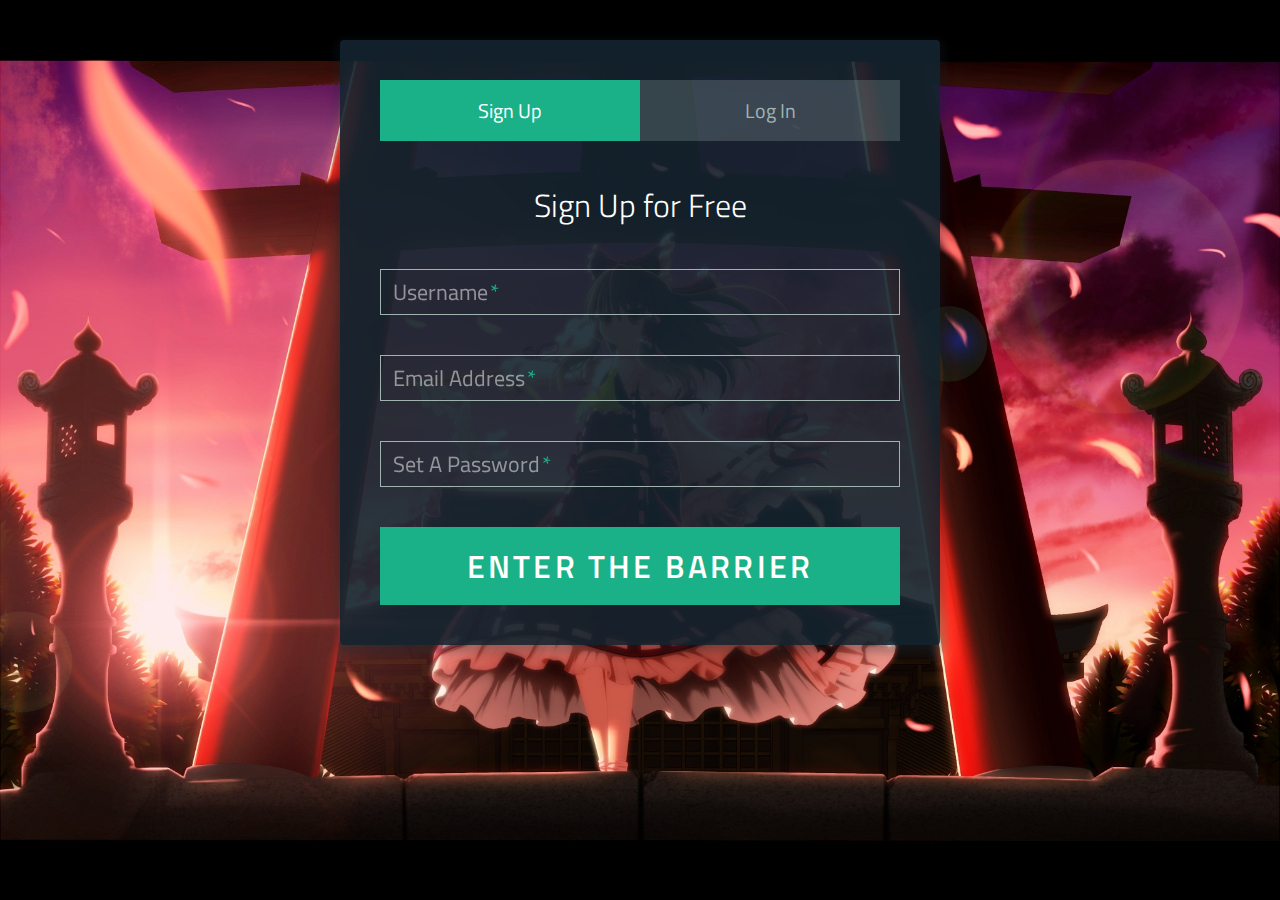
<file: web/index.html>
<!DOCTYPE html>
<html>

<head>

  <meta charset="UTF-8">

  <title>Gensokyo's Playground</title>

  <link href='http://fonts.googleapis.com/css?family=Titillium+Web:400,300,600' rel='stylesheet' type='text/css'>

  <link rel="stylesheet" href="normalize.css">

    <link rel="stylesheet" href="style.css">

</head>

<body id="mymain">

  <div class="form">

      <ul class="tab-group">
        <li class="tab active"><a href="#signup">Sign Up</a></li>
        <li class="tab"><a href="#login">Log In</a></li>
      </ul>

      <div class="tab-content">
        <div id="signup">   
          <h1>Sign Up for Free</h1>

          <form action="/" method="post">

            <div class="field-wrap">
              <label>
                Username<span class="req">*</span>
              </label>
              <input type="text" required autocomplete="off" />
            </div>

          <div class="field-wrap">
            <label>
              Email Address<span class="req">*</span>
            </label>
            <input type="email"required autocomplete="off"/>
          </div>

          <div class="field-wrap">
            <label>
              Set A Password<span class="req">*</span>
            </label>
            <input type="password"required autocomplete="off"/>
          </div>

          <button type="submit" class="button button-block"/>Enter the Barrier</button>

          </form>

        </div>

        <div id="login">   
          <h1>Welcome Back!</h1>

          <form action="/" method="post">

            <div class="field-wrap">
            <label>
              Email Address<span class="req">*</span>
            </label>
            <input type="email"required autocomplete="off"/>
          </div>

          <div class="field-wrap">
            <label>
              Password<span class="req">*</span>
            </label>
            <input type="password"required autocomplete="off"/>
          </div>

          <p class="forgot"><a href="TouhouGameGuest.html" id="guest">Enter as a ghost(guest)</a></p>

          <button class="button button-block"/>Log In</button>

          </form>

        </div>

      </div><!-- tab-content -->

</div> <!-- /form -->

  <script src='http://codepen.io/assets/libs/fullpage/jquery.js'></script>

  <script src="js/index.js"></script>

</body>

</html>
</file>
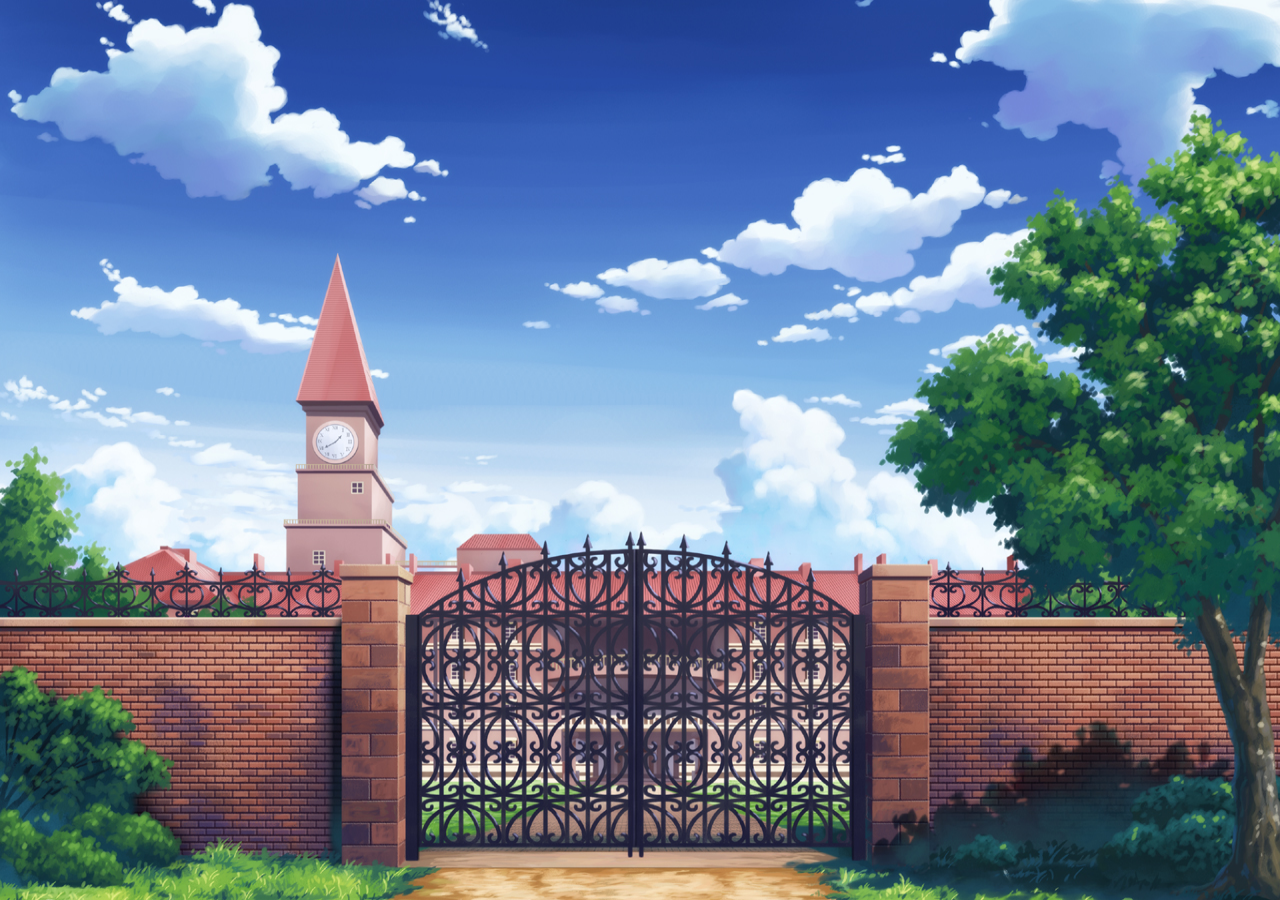
<file: web/TouhouGame.html>
<!DOCTYPE html>
<!--
To change this license header, choose License Headers in Project Properties.
To change this template file, choose Tools | Templates
and open the template in the editor.
-->
<html>
    <LINK REL=StyleSheet HREF="web.css">
    <head>
        <meta http-equiv="Content-Type" content="text/html; 
        charset=UTF-8">
        <title>Touhou Slots</title>
    </head>
    <body id="SlotDiv">
        <div align="center">
        <applet code="javaapplication2.SlotJApplet" archive="TouhouSlots.jar" width="20" height="20">
</applet>
            </div>
     </body>
     
              </html>
</file>
<file: web/style.css>
*, *:before, *:after {
  box-sizing: border-box;
}

html {
  overflow-y: scroll;
}

body {
   background-image: url("Hakurei_Reimu_full_979953.jpg");
    background-size: 100vw 100vh;
  font-family: 'Titillium Web', sans-serif;
}

a {
  text-decoration: none;
  color: #1ab188;
  -webkit-transition: .5s ease;
          transition: .5s ease;
}
a:hover {
  color: #179b77;
}

.form {
  background: rgba(19, 35, 47, 0.9);
  padding: 40px;
  max-width: 600px;
  margin: 40px auto;
  border-radius: 4px;
  box-shadow: 0 4px 10px 4px rgba(19, 35, 47, 0.3);
}

.tab-group {
  list-style: none;
  padding: 0;
  margin: 0 0 40px 0;
}
.tab-group:after {
  content: "";
  display: table;
  clear: both;
}
.tab-group li a {
  display: block;
  text-decoration: none;
  padding: 15px;
  background: rgba(160, 179, 176, 0.25);
  color: #a0b3b0;
  font-size: 20px;
  float: left;
  width: 50%;
  text-align: center;
  cursor: pointer;
  -webkit-transition: .5s ease;
          transition: .5s ease;
}
.tab-group li a:hover {
  background: #179b77;
  color: #ffffff;
}
.tab-group .active a {
  background: #1ab188;
  color: #ffffff;
}

.tab-content > div:last-child {
  display: none;
}

h1 {
  text-align: center;
  color: #ffffff;
  font-weight: 300;
  margin: 0 0 40px;
}

label {
  position: absolute;
  -webkit-transform: translateY(6px);
      -ms-transform: translateY(6px);
          transform: translateY(6px);
  left: 13px;
  color: rgba(255, 255, 255, 0.5);
  -webkit-transition: all 0.25s ease;
          transition: all 0.25s ease;
  -webkit-backface-visibility: hidden;
  pointer-events: none;
  font-size: 22px;
}
label .req {
  margin: 2px;
  color: #1ab188;
}

label.active {
  -webkit-transform: translateY(50px);
      -ms-transform: translateY(50px);
          transform: translateY(50px);
  left: 2px;
  font-size: 14px;
}
label.active .req {
  opacity: 0;
}

label.highlight {
  color: #ffffff;
}

input, textarea {
  font-size: 22px;
  display: block;
  width: 100%;
  height: 100%;
  padding: 5px 10px;
  background: none;
  background-image: none;
  border: 1px solid #a0b3b0;
  color: #ffffff;
  border-radius: 0;
  -webkit-transition: border-color .25s ease, box-shadow .25s ease;
          transition: border-color .25s ease, box-shadow .25s ease;
}
input:focus, textarea:focus {
  outline: 0;
  border-color: #1ab188;
}

textarea {
  border: 2px solid #a0b3b0;
  resize: vertical;
}

.field-wrap {
  position: relative;
  margin-bottom: 40px;
}

#guest{
    margin-top: -20px;
  text-align: right;
}

.button {
  border: 0;
  outline: none;
  border-radius: 0;
  padding: 15px 0;
  font-size: 2rem;
  font-weight: 600;
  text-transform: uppercase;
  letter-spacing: .1em;
  background: #1ab188;
  color: #ffffff;
  -webkit-transition: all 0.5s ease;
          transition: all 0.5s ease;
  -webkit-appearance: none;
}
.button:hover, .button:focus {
  background: #179b77;
}

.button-block {
  display: block;
  width: 100%;
}

.forgot {
  margin-top: -20px;
  text-align: right;
}
</file>
<file: web/web.css>
/*
To change this license header, choose License Headers in Project Properties.
To change this template file, choose Tools | Templates
and open the template in the editor.
*/
/* 
    Created on : 10-Mar-2015, 2:01:32 PM
    Author     : c0628439
*/

body {
    background-image: url("Gates_of_Scarlet_Devil_Mansion.jpg");
    background-size: 100vw 100vh;
   
}
</file>
